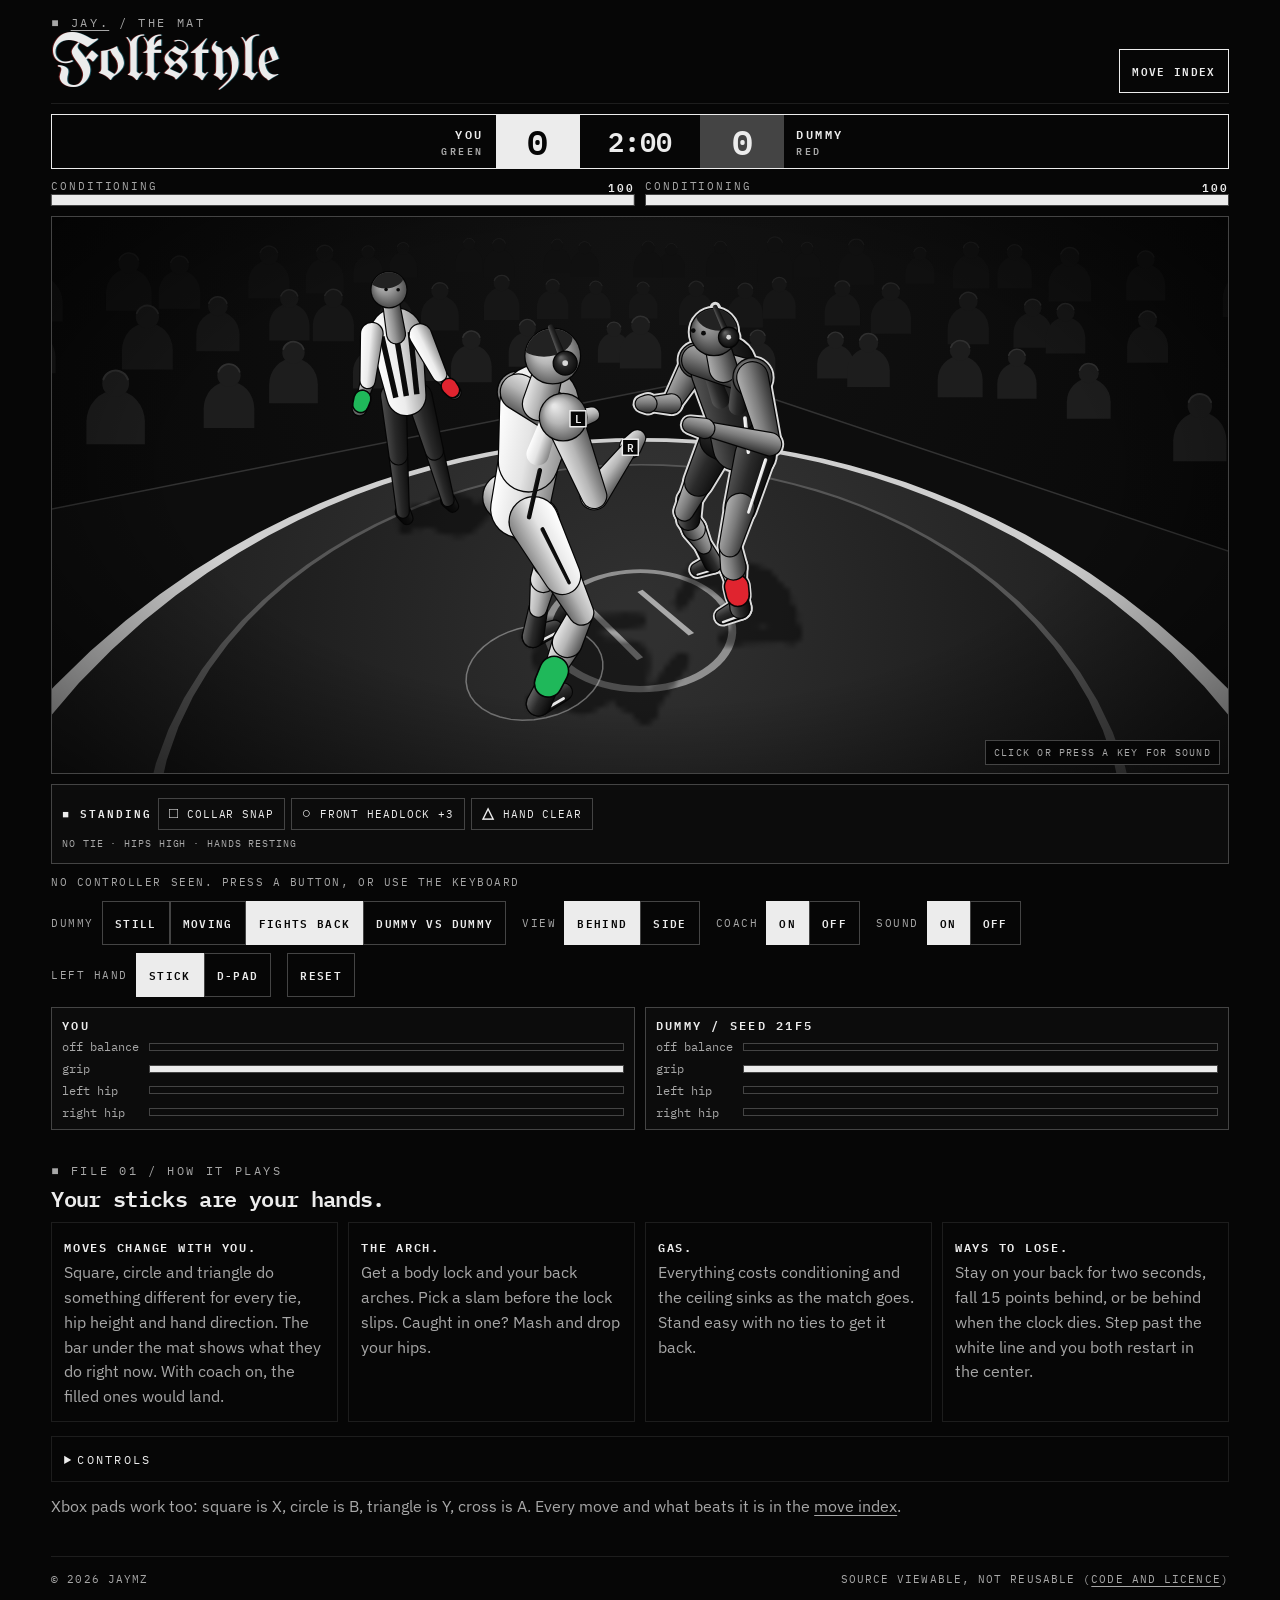
<file: index.html>
<!doctype html>
<!-- folkstyle · © 2026 Jaymz · https://ag0nyy-ops.github.io/wrestle/ · source viewable, not reusable (LICENSE) -->
<html lang="en">
<head>
  <meta charset="utf-8">
  <meta name="viewport" content="width=device-width,initial-scale=1">
  <title>Folkstyle — jay.</title>
  <meta name="description" content="A wrestling game in the browser. Your sticks are your hands, your triggers are your hips, your bumpers grab wrists.">
  <link rel="canonical" href="https://ag0nyy-ops.github.io/wrestle/">
  <meta property="og:type" content="website">
  <meta property="og:site_name" content="jay.">
  <meta property="og:title" content="Folkstyle">
  <meta property="og:description" content="A wrestling game in the browser. Your sticks are your hands, your triggers are your hips, your bumpers grab wrists.">
  <meta property="og:url" content="https://ag0nyy-ops.github.io/wrestle/">
  <meta property="og:image" content="https://ag0nyy-ops.github.io/wrestle/assets/og-image.jpg">
  <meta property="og:image:width" content="1200">
  <meta property="og:image:height" content="630">
  <meta property="og:image:alt" content="One wrestler throws the other with a souplesse in Folkstyle, under two conditioning meters">
  <meta name="twitter:card" content="summary_large_image">
  <meta name="theme-color" content="#060606">
  <link rel="icon" href="assets/favicon.svg" type="image/svg+xml">
  <link rel="preload" href="assets/fonts/ibm-plex-mono-400-latin.woff2" as="font" type="font/woff2" crossorigin>
  <link rel="preload" href="assets/fonts/unifrakturmaguntia-400-latin.woff2" as="font" type="font/woff2" crossorigin>
  <link rel="stylesheet" href="css/style.css">
</head>
<body>
<a class="skip" href="#mat">Skip to the mat</a>
<div class="wrap">
  <header class="top">
    <div>
      <p class="label"><a href="/">jay.</a> / the mat</p>
      <h1>Folkstyle</h1>
    </div>
    <nav aria-label="Pages"><a class="btn" href="moves.html" target="_blank" rel="noopener">Move index</a></nav>
  </header>

  <div id="board" aria-label="Scoreboard">
    <span class="side l"><b id="sw0">you</b><small>green</small></span><strong id="sc0">0</strong><div id="clock" role="timer">2:00</div><strong id="sc1">0</strong><span class="side"><b id="sw1">dummy</b><small>red</small></span>
  </div>
  <div class="tanks" aria-label="Conditioning">
    <div class="tank"><span>conditioning <b id="cn0">100</b></span><div class="gauge"><i id="c0"></i><u id="cap0"></u></div></div>
    <div class="tank"><span>conditioning <b id="cn1">100</b></span><div class="gauge"><i id="c1"></i><u id="cap1"></u></div></div>
  </div>

  <main class="stage" id="mat" tabindex="-1">
    <canvas id="c" role="img" aria-label="Two wrestlers and a referee on a mat"></canvas>
    <div class="atmosphere" aria-hidden="true"></div>
    <div id="msg" role="status" hidden></div>
    <div id="call" aria-hidden="true" hidden><b></b><span></span></div>
    <p id="hear" hidden>click or press a key for sound</p>
  </main>
  <div id="moves" aria-label="What your buttons do right now"></div>
  <p id="pad" role="status">no controller seen. press a button, or use the keyboard</p>

  <div class="row">
    <div class="seg" id="mode"><em>Dummy</em><button id="m-still" data-v="still">Still</button><button id="m-move" data-v="move">Moving</button><button id="m-fight" data-v="fight">Fights back</button><button id="m-watch" data-v="watch">Dummy vs dummy</button></div>
    <div class="seg" id="cam"><em>View</em><button id="v-behind" data-v="behind">Behind</button><button id="v-side" data-v="side">Side</button></div>
    <div class="seg" id="coach"><em>Coach</em><button id="a-on" data-v="on">On</button><button id="a-off" data-v="off">Off</button></div>
    <div class="seg" id="sound"><em>Sound</em><button id="s-on" data-v="on">On</button><button id="s-off" data-v="off">Off</button></div>
    <div class="seg" id="lh"><em>Left hand</em><button id="h-stick" data-v="stick">Stick</button><button id="h-dpad" data-v="dpad">D-pad</button></div>
    <button id="reset">Reset</button>
  </div>

  <div class="read">
    <div class="card"><b id="n0">you</b><span>off balance</span><div class="bar"><i id="b0"></i></div><span>grip</span><div class="bar"><i id="s0"></i></div><span>left hip</span><div class="bar"><i id="l0"></i></div><span>right hip</span><div class="bar"><i id="r0"></i></div></div>
    <div class="card"><b id="n1">dummy</b><span>off balance</span><div class="bar"><i id="b1"></i></div><span>grip</span><div class="bar"><i id="s1"></i></div><span>left hip</span><div class="bar"><i id="l1"></i></div><span>right hip</span><div class="bar"><i id="r1"></i></div></div>
  </div>

  <section aria-labelledby="how">
    <p class="label">file 01 / how it plays</p>
    <h2 id="how">Your sticks are your hands.</h2>
    <ul class="rules">
      <li><b>Moves change with you.</b> Square, circle and triangle do something different for every tie, hip height and hand direction. The bar under the mat shows what they do right now. With coach on, the filled ones would land.</li>
      <li><b>The arch.</b> Get a body lock and your back arches. Pick a slam before the lock slips. Caught in one? Mash and drop your hips.</li>
      <li><b>Gas.</b> Everything costs conditioning and the ceiling sinks as the match goes. Stand easy with no ties to get it back.</li>
      <li><b>Ways to lose.</b> Stay on your back for two seconds, fall 15 points behind, or be behind when the clock dies. Step past the white line and you both restart in the center.</li>
    </ul>
    <details id="help"><summary>Controls</summary><div class="tw"><table>
      <tr><th>Action</th><th>Controller</th><th>Keyboard</th></tr>
      <tr><td>Left hand</td><td>Left stick or D-pad</td><td>W A S D</td></tr>
      <tr><td>Right hand</td><td>Right stick</td><td>I J K L</td></tr>
      <tr><td>Drop left / right hip</td><td>L2 / R2</td><td>Q / O (add Shift for all the way)</td></tr>
      <tr><td>Grab a wrist (hold)</td><td>L1 / R1</td><td>E / U</td></tr>
      <tr><td>Moves</td><td>Square / circle / triangle</td><td>1 / 2 / 3</td></tr>
      <tr><td>Get up, break a lock</td><td>Mash cross</td><td>Mash Space</td></tr>
      <tr><td>Walk in or back</td><td>Both hands fully up or down</td><td>W + I or S + K</td></tr>
      <tr><td>Circle</td><td>Both hands fully left or right</td><td>A + J or D + L</td></tr>
      <tr><td>Shoot</td><td>Hips low, throw both hands forward</td><td>Q + O, then W + I</td></tr>
      <tr><td>Sprawl</td><td>Pull both hands down as they come in</td><td>S + K</td></tr>
      <tr><td>Slip (bad)</td><td>Both triggers all the way</td><td>Shift + Q + O</td></tr>
      <tr><td>Reset, or join as player two</td><td>Options</td><td></td></tr>
    </table></div></details>
    <p class="fine">Xbox pads work too: square is X, circle is B, triangle is Y, cross is A. Every move and what beats it is in the <a href="moves.html" target="_blank" rel="noopener">move index</a>.</p>
  </section>

  <footer><span>© 2026 Jaymz</span><span>source viewable, not reusable (<a href="https://github.com/ag0nyy-ops/wrestle">code and licence</a>)</span></footer>
</div>
<script src="js/core.js"></script>
<script src="js/moves.js"></script>
<script src="js/audio.js"></script>
<script src="js/render.js"></script>
<script src="js/game.js"></script>
</body>
</html>
</file>
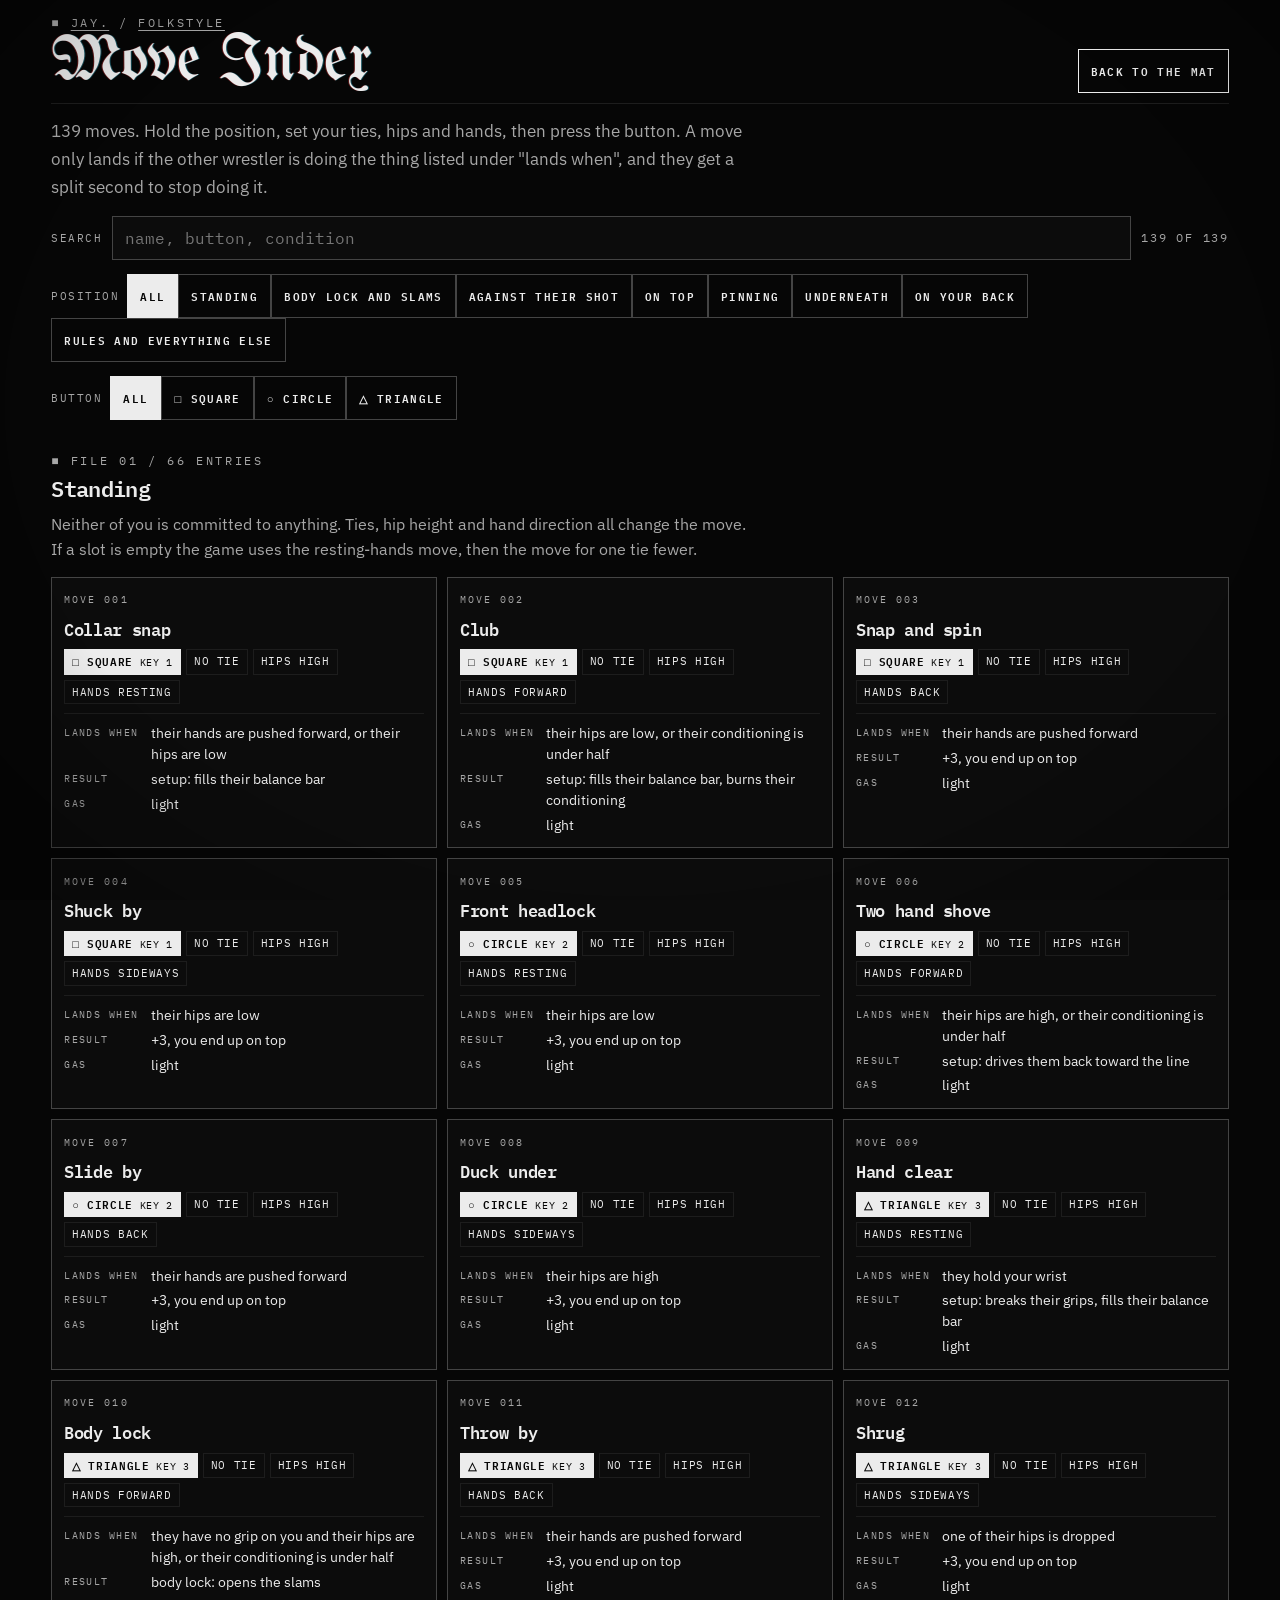
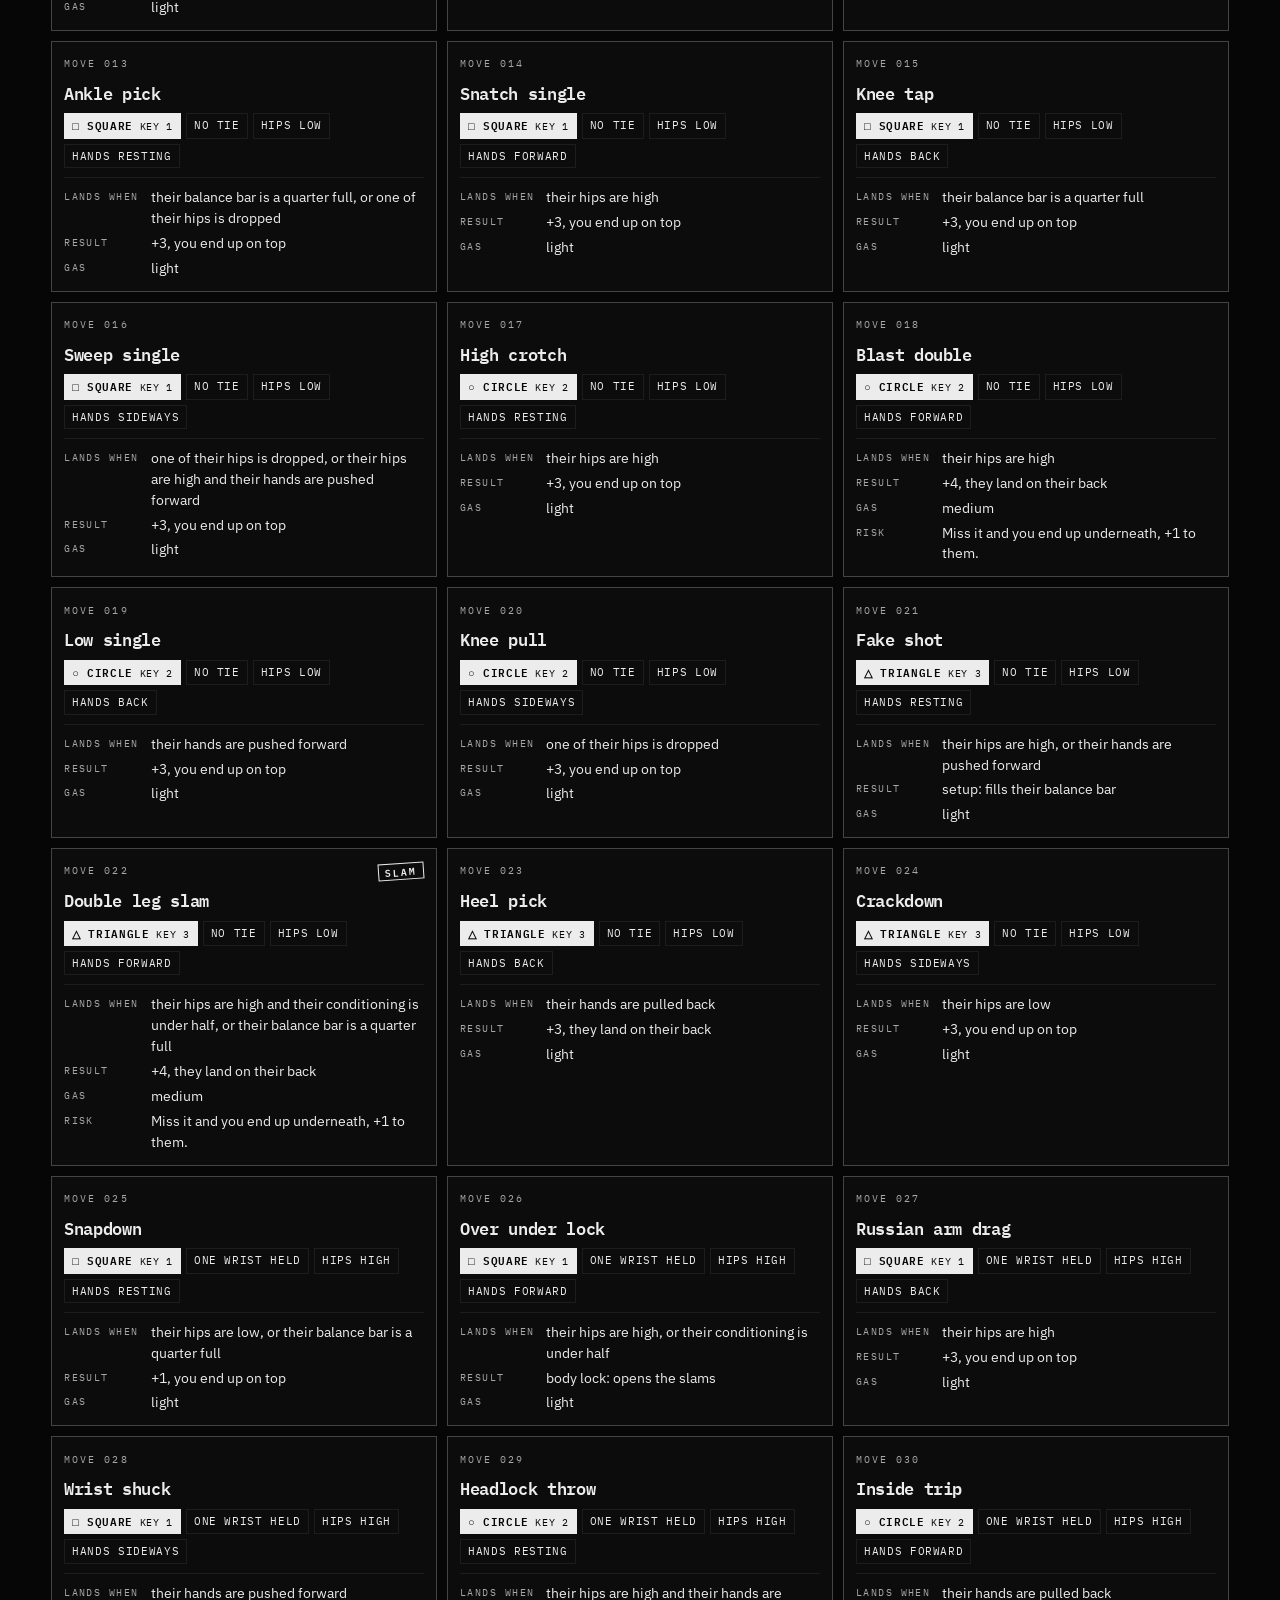
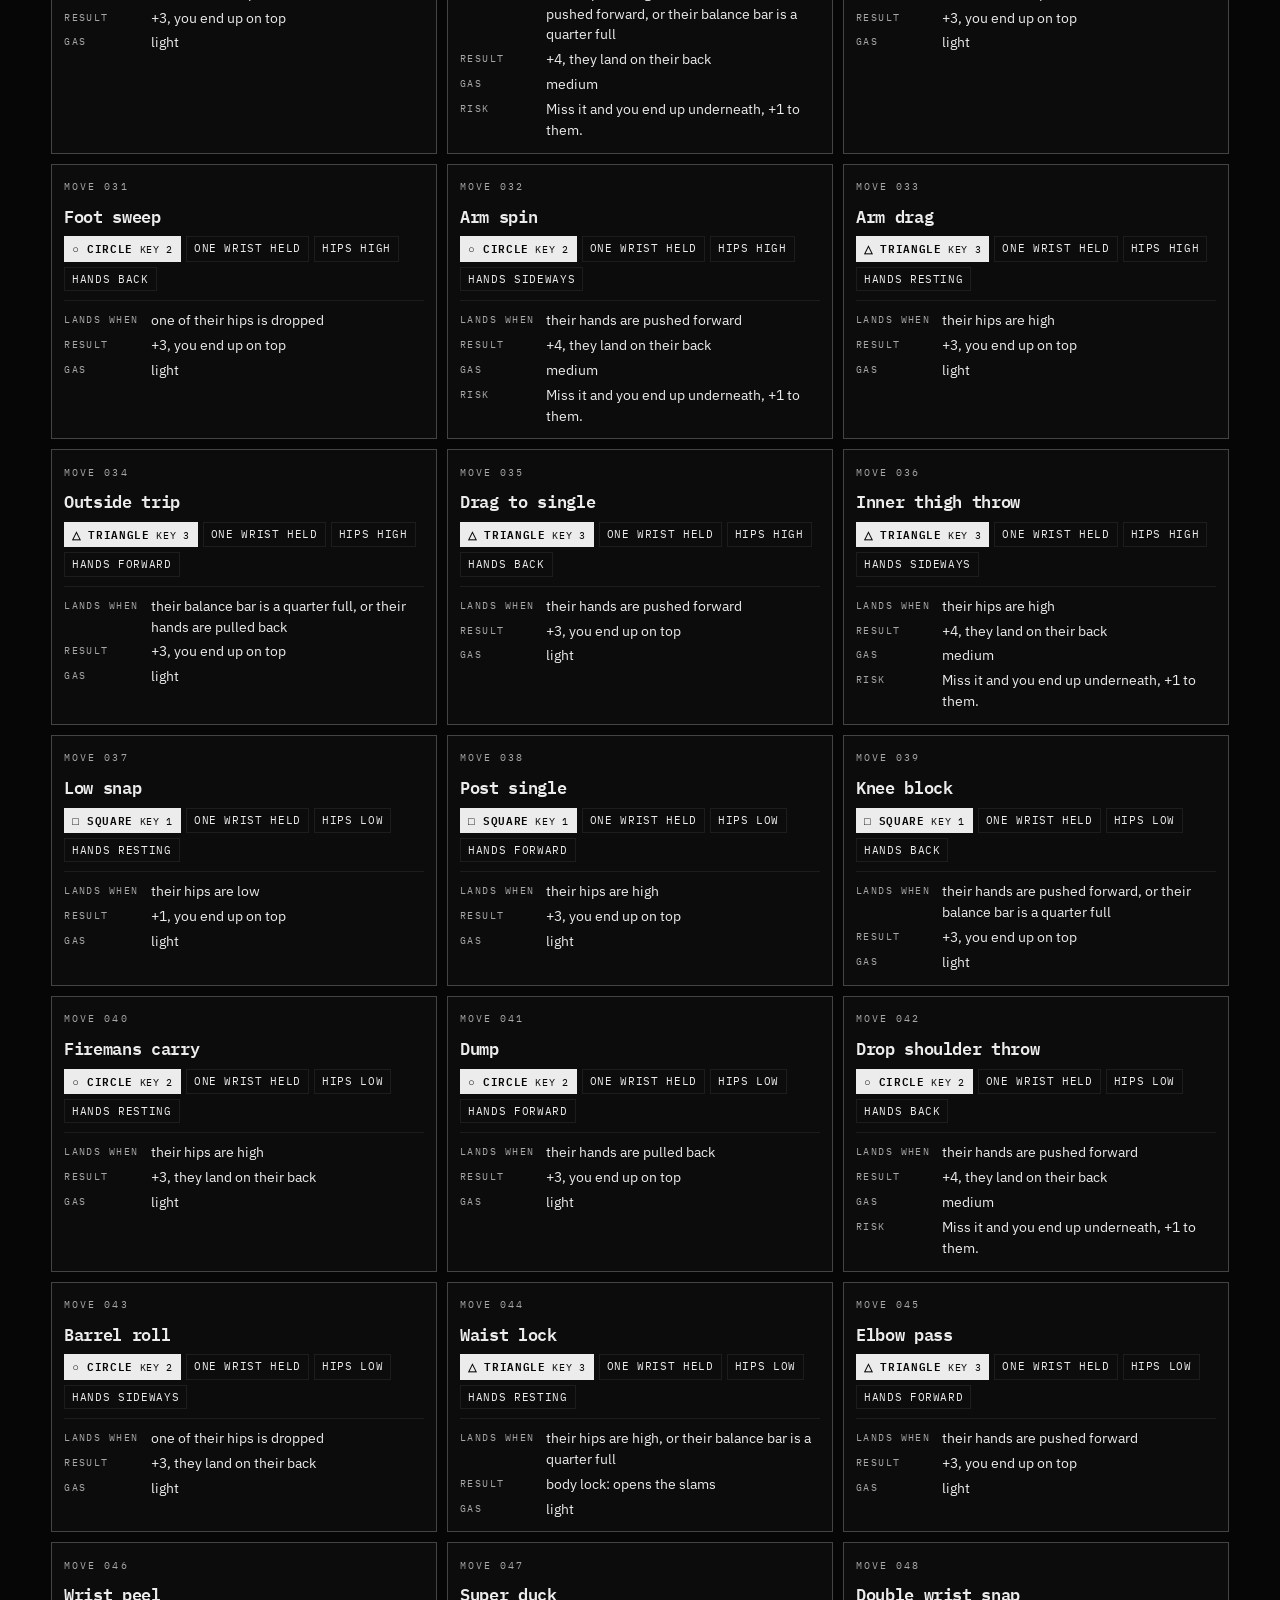
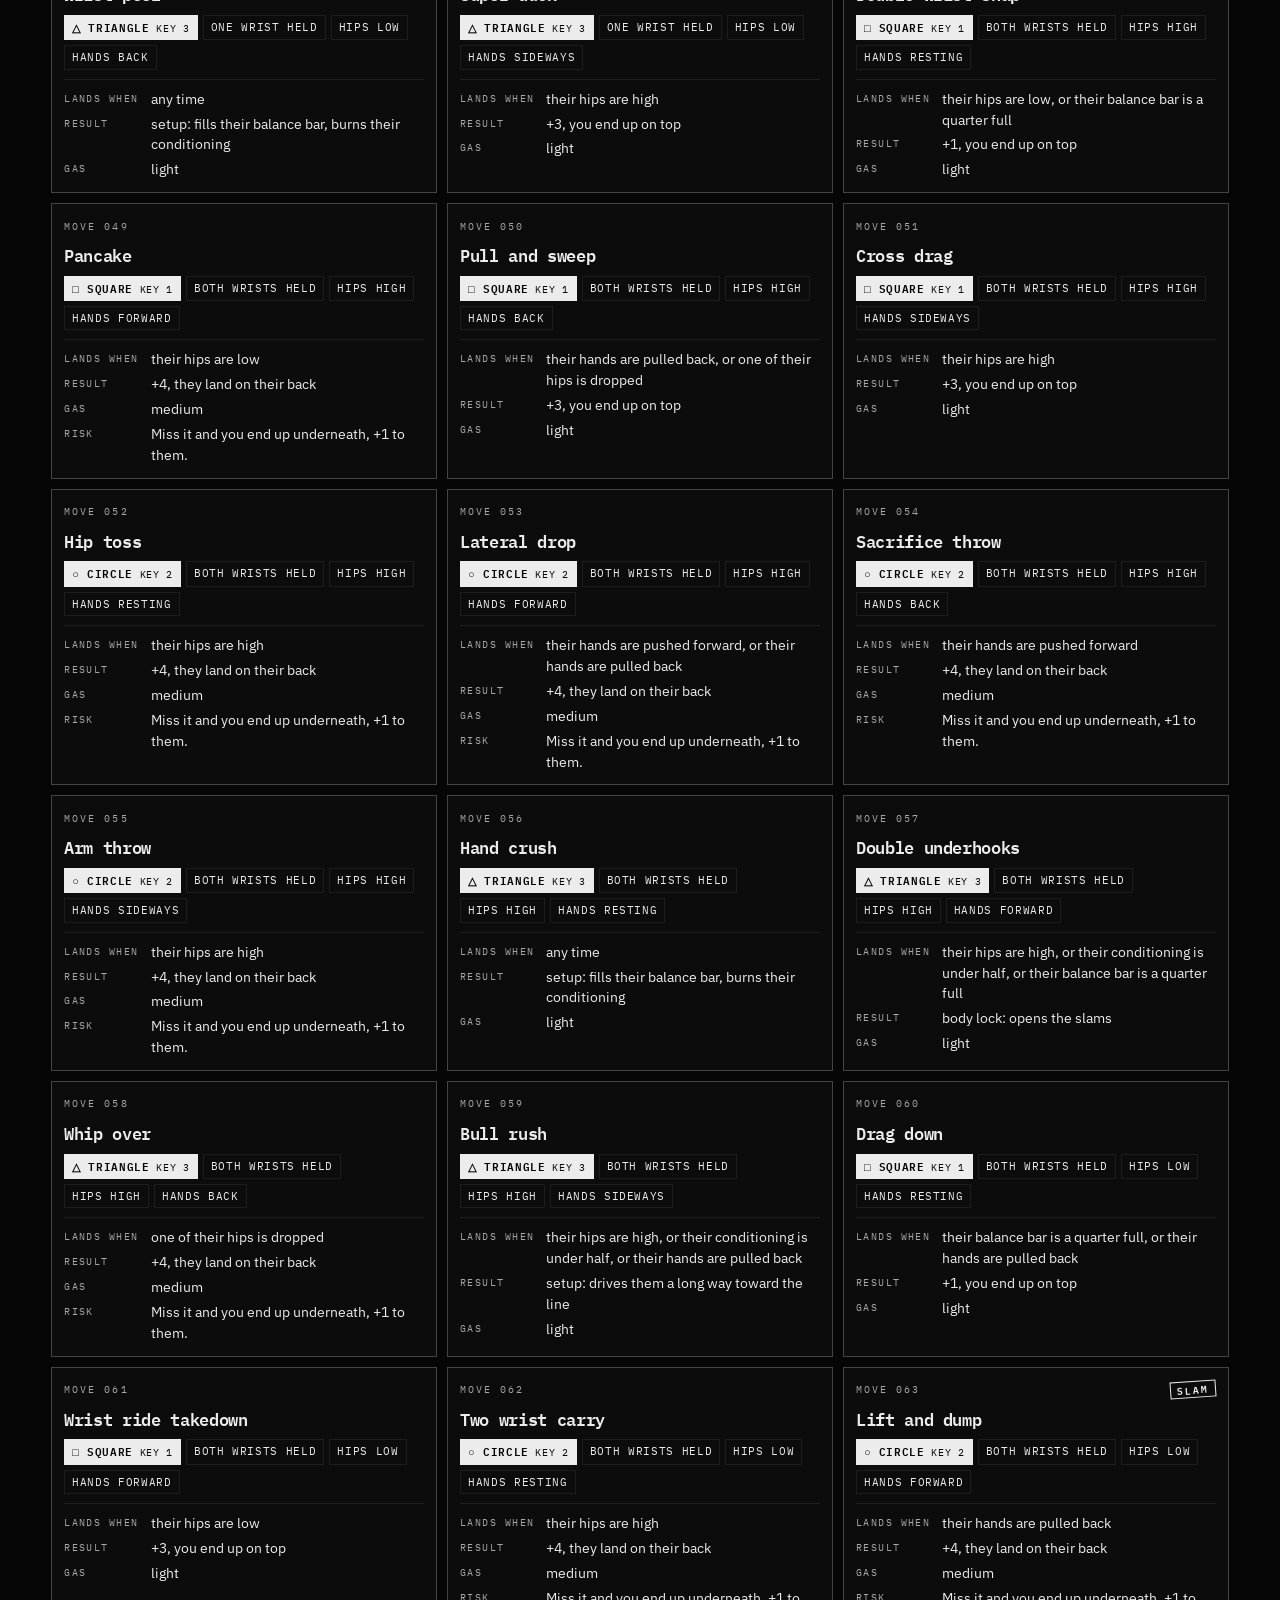
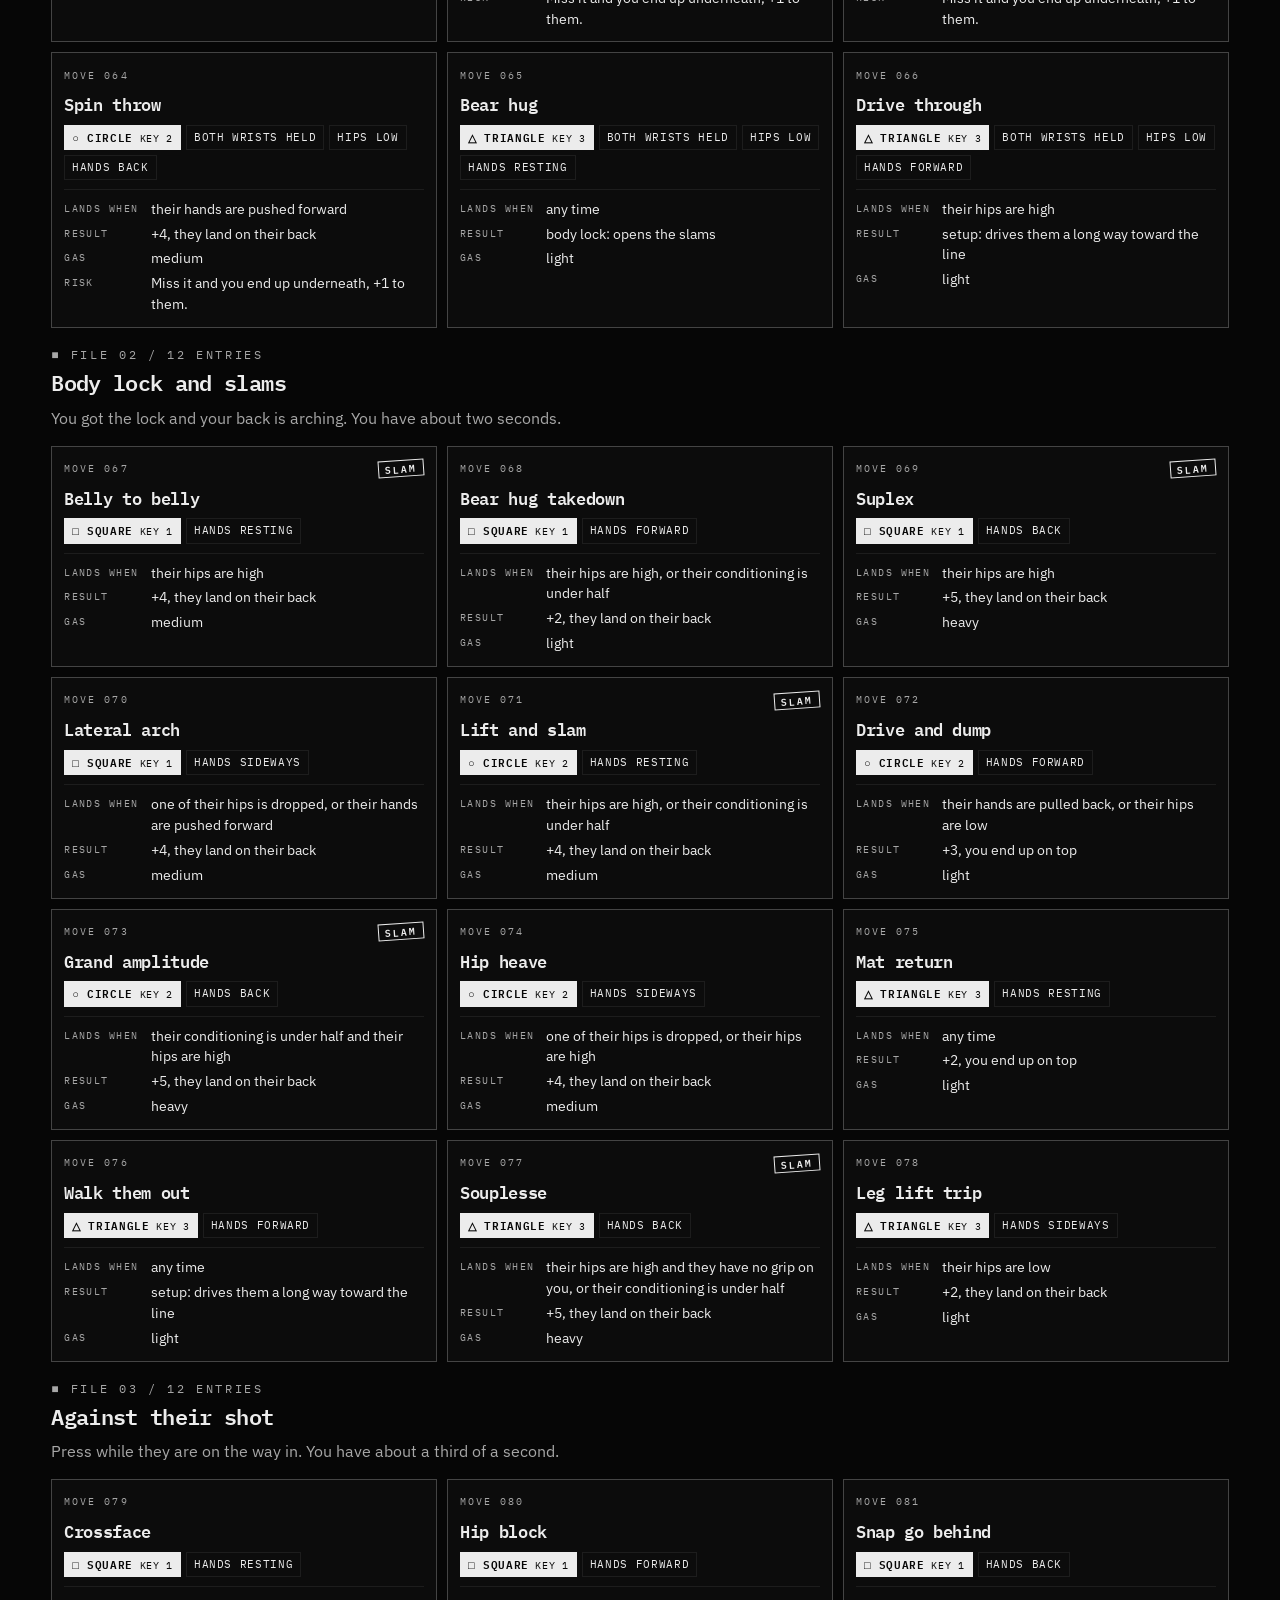
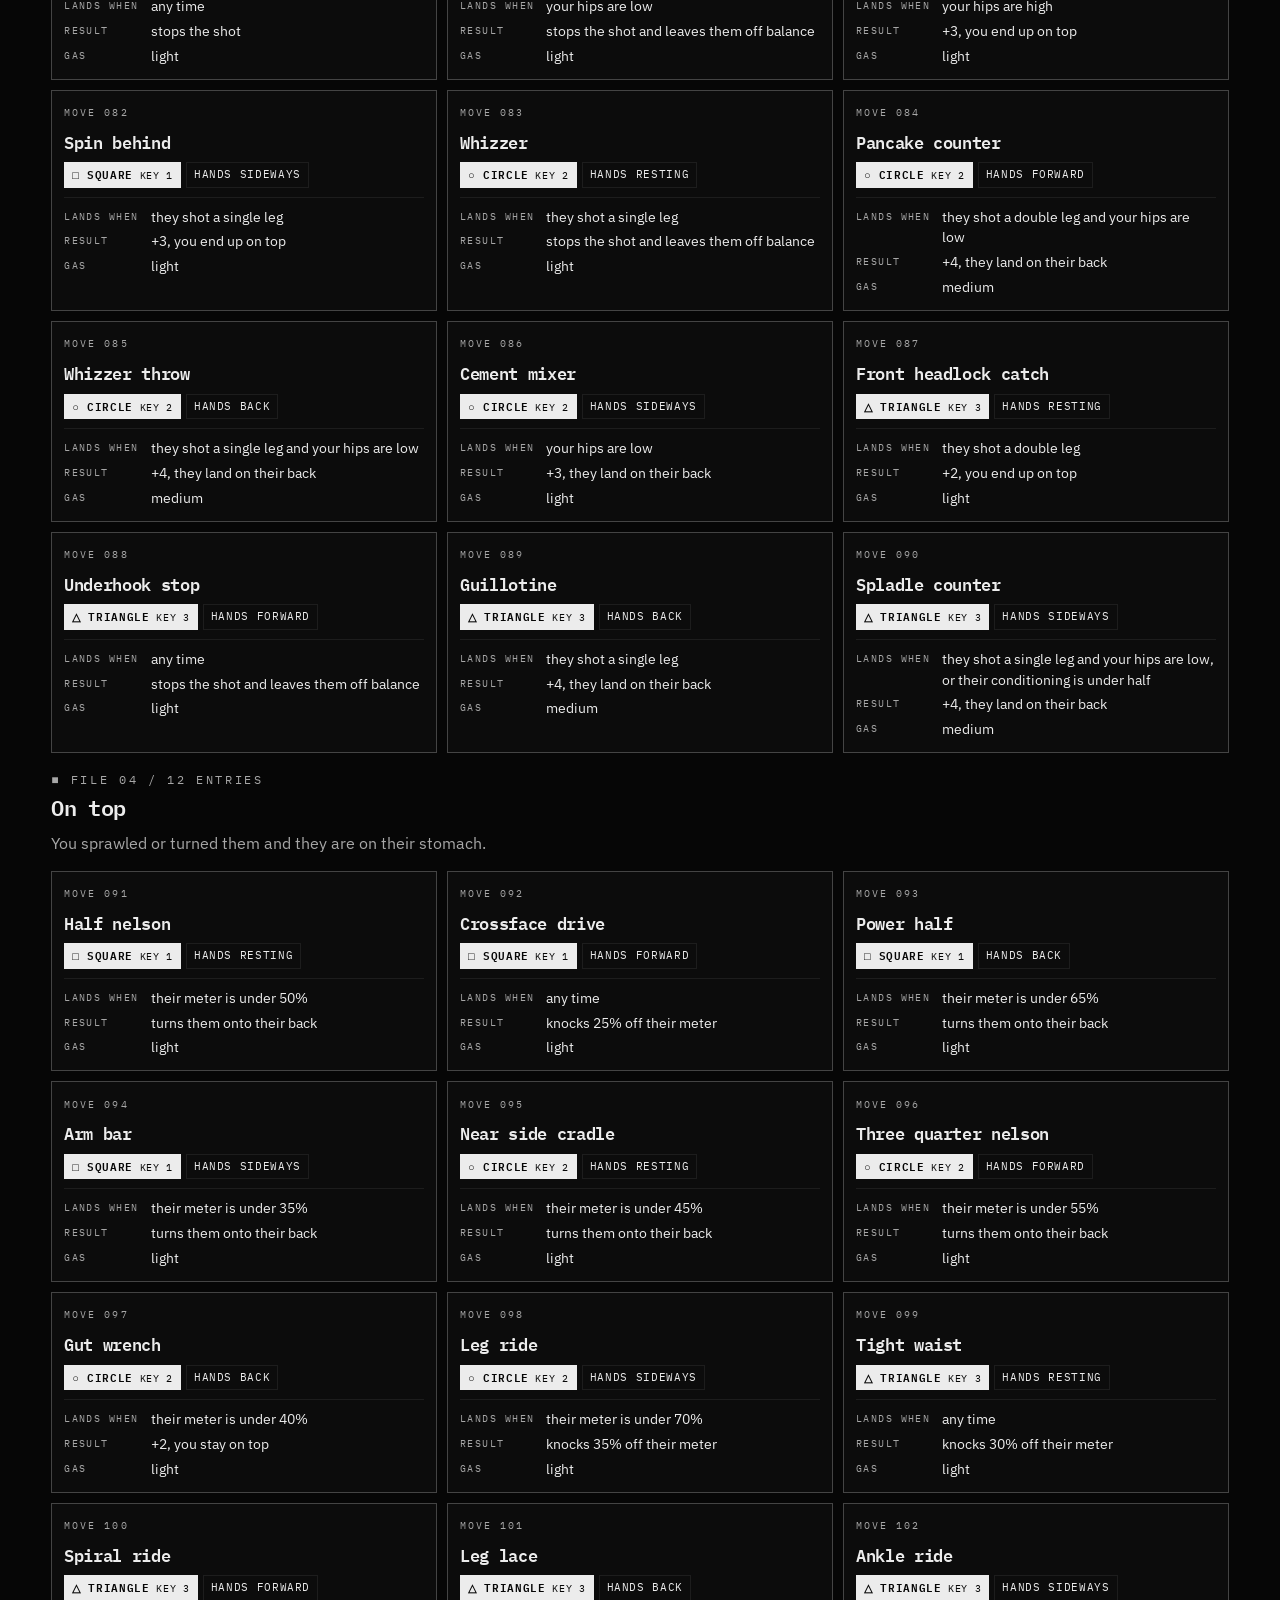
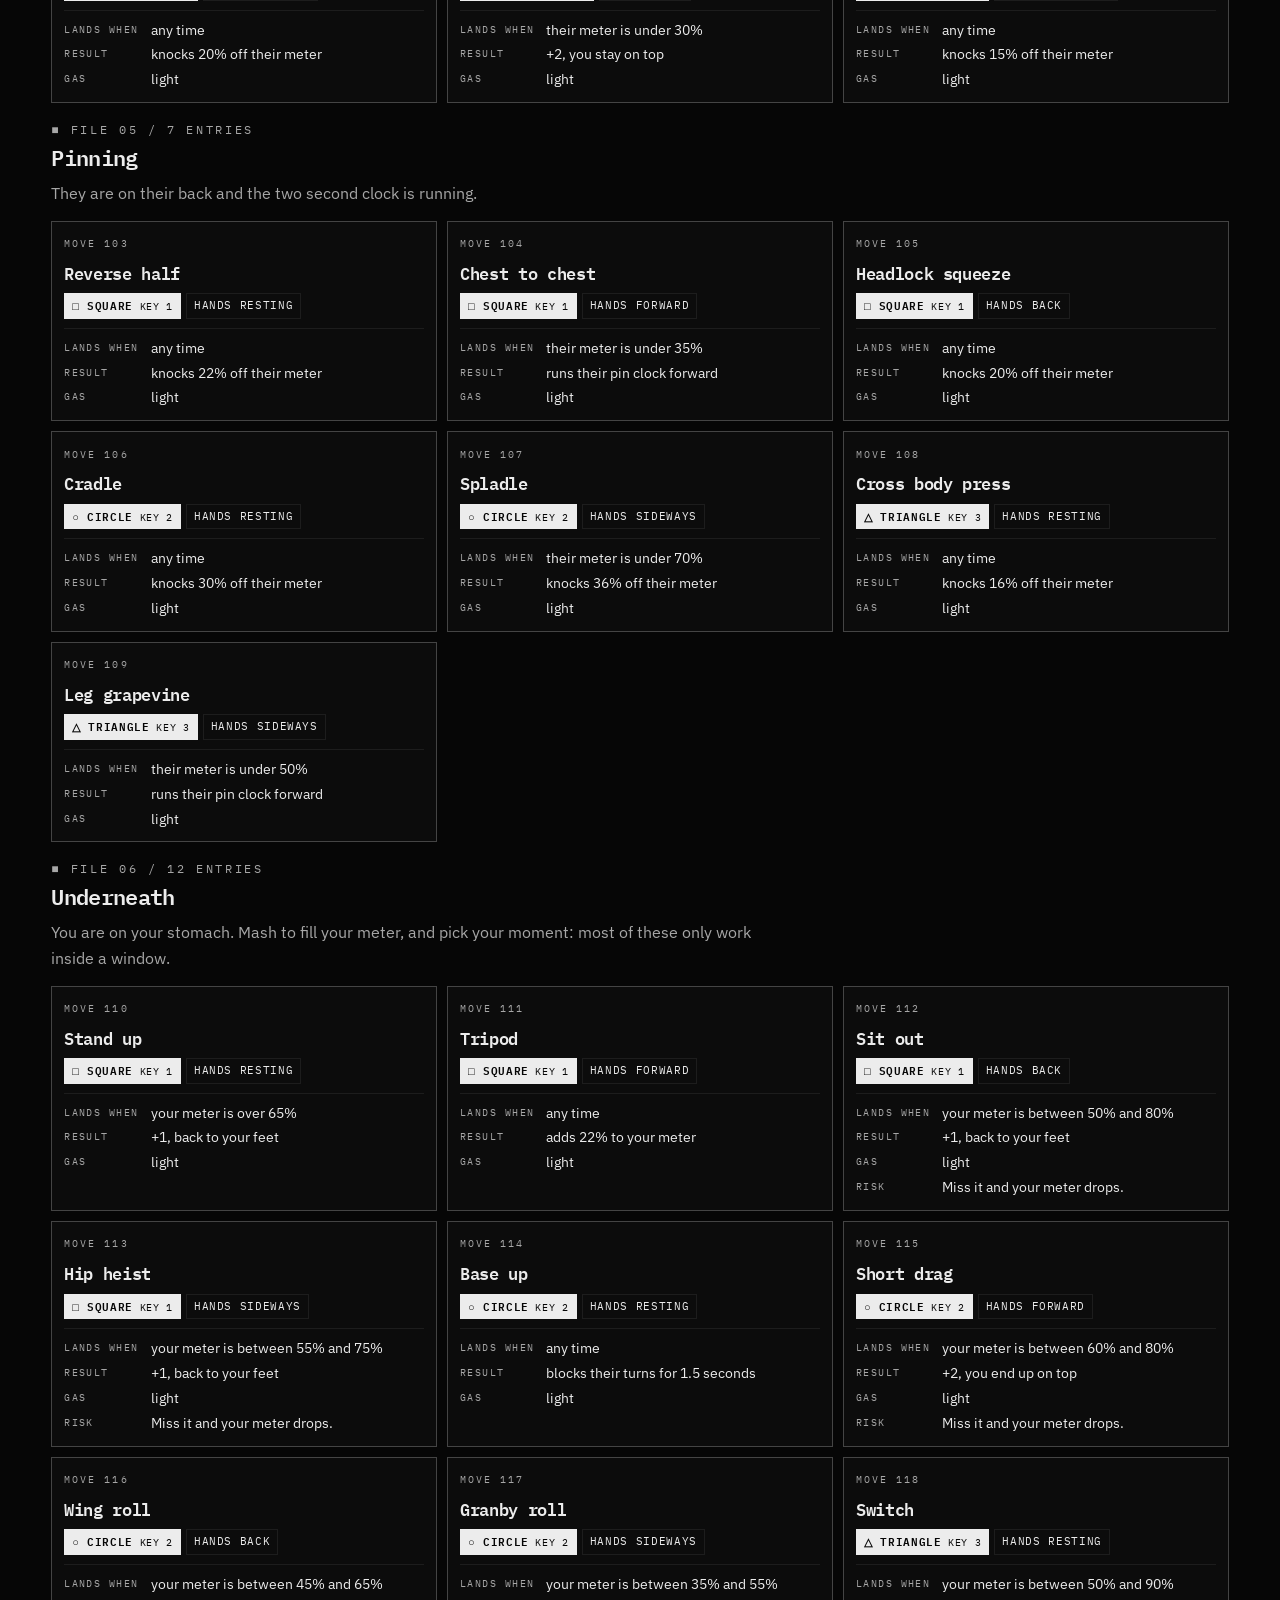
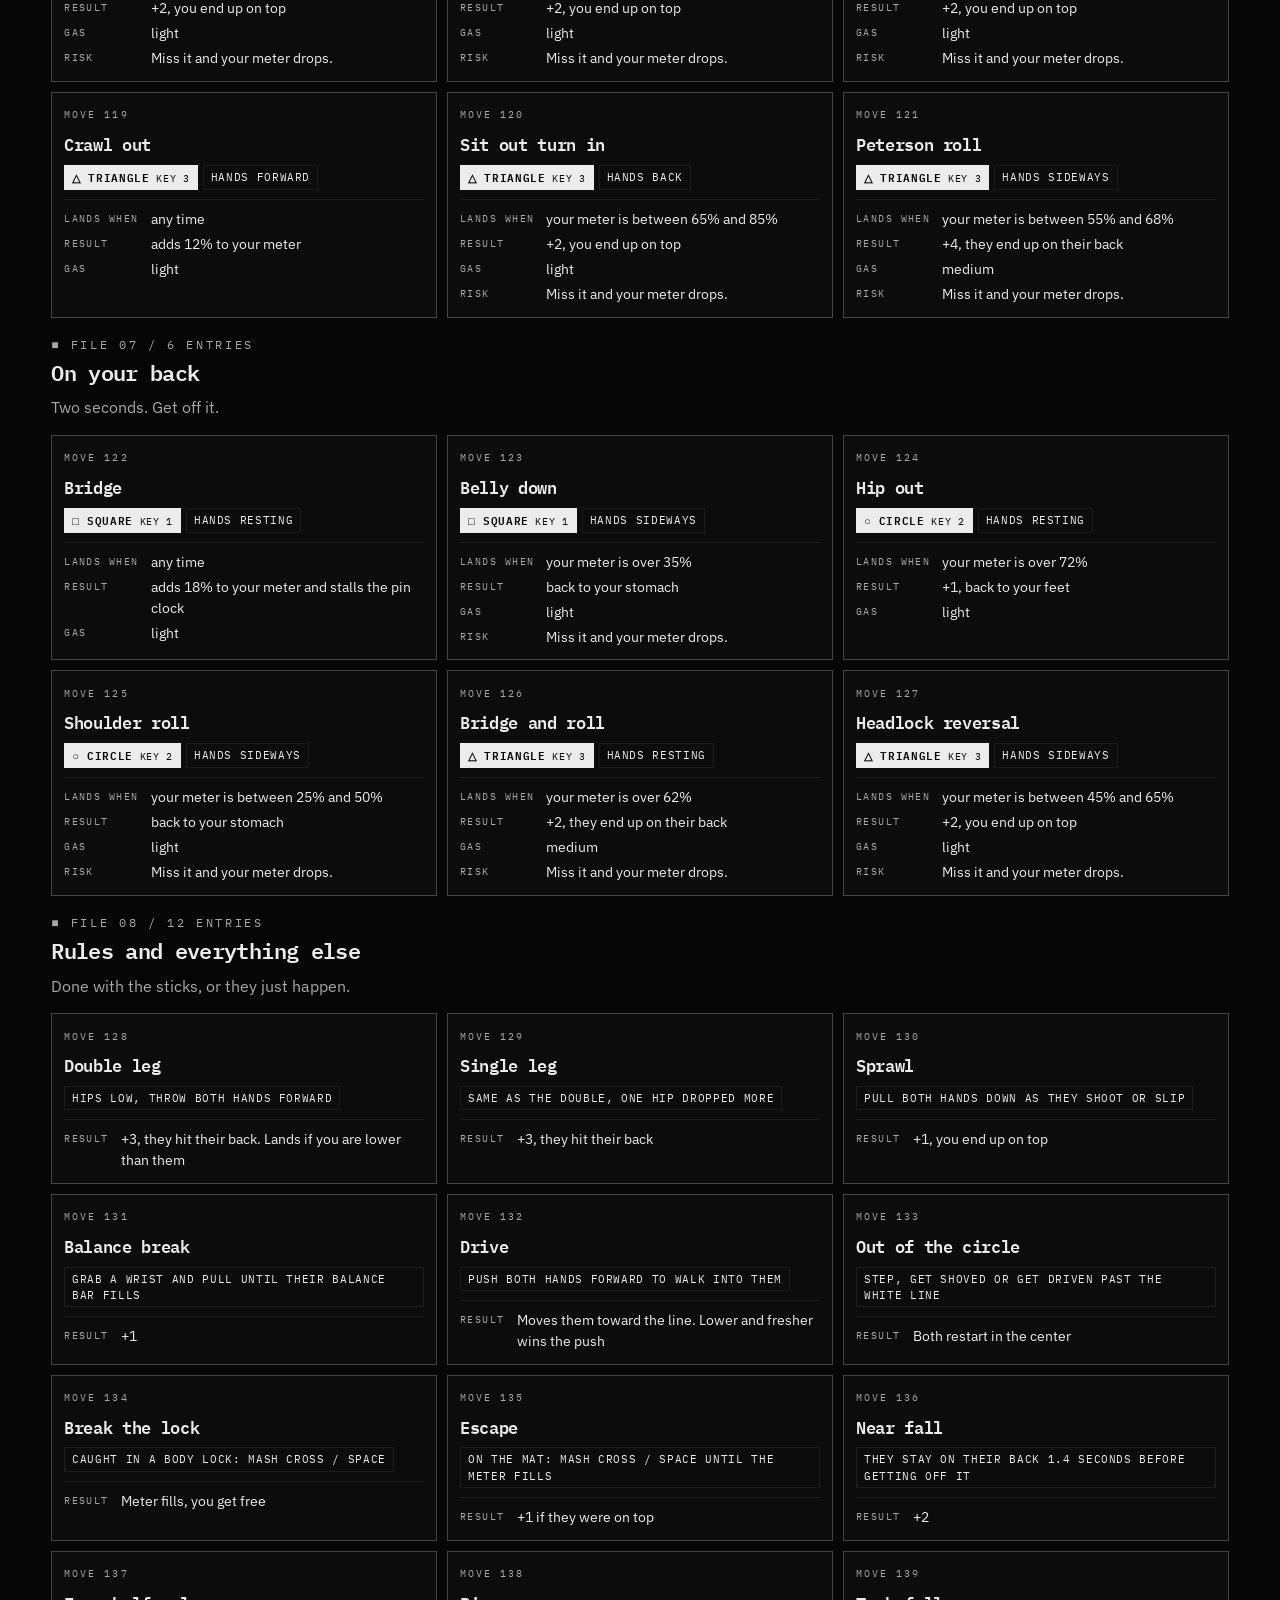
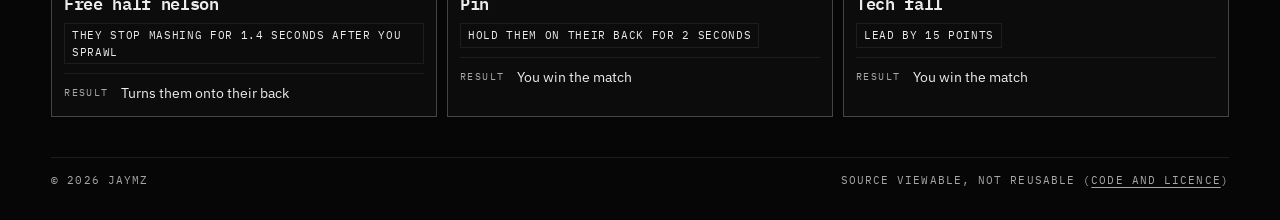
<file: moves.html>
<!doctype html>
<!-- folkstyle: move index · © 2026 Jaymz · https://ag0nyy-ops.github.io/wrestle/moves.html · source viewable, not reusable (LICENSE) -->
<html lang="en">
<head>
  <meta charset="utf-8">
  <meta name="viewport" content="width=device-width,initial-scale=1">
  <title>Move Index — Folkstyle</title>
  <meta name="description" content="Every move in Folkstyle: how to do it, when it lands and what it scores.">
  <link rel="canonical" href="https://ag0nyy-ops.github.io/wrestle/moves.html">
  <meta property="og:type" content="website">
  <meta property="og:site_name" content="jay.">
  <meta property="og:title" content="Move Index — Folkstyle">
  <meta property="og:description" content="Every move in Folkstyle: how to do it, when it lands and what it scores.">
  <meta property="og:url" content="https://ag0nyy-ops.github.io/wrestle/moves.html">
  <meta property="og:image" content="https://ag0nyy-ops.github.io/wrestle/assets/og-image.jpg">
  <meta property="og:image:width" content="1200">
  <meta property="og:image:height" content="630">
  <meta property="og:image:alt" content="One wrestler throws the other with a souplesse in Folkstyle, under two conditioning meters">
  <meta name="twitter:card" content="summary_large_image">
  <meta name="theme-color" content="#060606">
  <link rel="icon" href="assets/favicon.svg" type="image/svg+xml">
  <link rel="preload" href="assets/fonts/ibm-plex-mono-400-latin.woff2" as="font" type="font/woff2" crossorigin>
  <link rel="stylesheet" href="css/style.css">
</head>
<body class="index">
<a class="skip" href="#list">Skip to the moves</a>
<div class="atmosphere fixed" aria-hidden="true"></div>
<div class="wrap">
  <header class="top">
    <div>
      <p class="label"><a href="/">jay.</a> / <a href="./">folkstyle</a></p>
      <h1>Move Index</h1>
    </div>
    <nav aria-label="Pages"><a class="btn" href="./">Back to the mat</a></nav>
  </header>

  <p class="lede"><span id="total"></span> moves. Hold the position, set your ties, hips and hands, then press the button. A move only lands if the other wrestler is doing the thing listed under "lands when", and they get a split second to stop doing it.</p>

  <div class="find">
    <label for="q">Search</label>
    <input id="q" type="search" placeholder="name, button, condition" autocomplete="off" spellcheck="false">
    <p id="count" role="status"></p>
  </div>
  <div class="row"><div class="seg" id="where"></div></div>
  <div class="row"><div class="seg" id="btns"></div></div>

  <main id="list" tabindex="-1"></main>
  <noscript><p>The index is built by a script. Turn JavaScript on to see it.</p></noscript>

  <footer><span>© 2026 Jaymz</span><span>source viewable, not reusable (<a href="https://github.com/ag0nyy-ops/wrestle">code and licence</a>)</span></footer>
</div>
<script src="js/moves.js"></script>
<script src="js/index.js"></script>
</body>
</html>
</file>
<file: css/style.css>
/* folkstyle · © 2026 Jaymz · https://ag0nyy-ops.github.io/wrestle/ · source viewable, not reusable (LICENSE)
   Black and white, like the rest of the dossier. The two ankle bands are the only colour. */
@font-face { font-family: "IBM Plex Mono"; font-weight: 400; font-display: swap; src: url("../assets/fonts/ibm-plex-mono-400-latin.woff2") format("woff2"); }
@font-face { font-family: "IBM Plex Mono"; font-weight: 600; font-display: swap; src: url("../assets/fonts/ibm-plex-mono-600-latin.woff2") format("woff2"); }
@font-face { font-family: "IBM Plex Sans"; font-weight: 400; font-display: swap; src: url("../assets/fonts/ibm-plex-sans-latin.woff2") format("woff2"); }
@font-face { font-family: "UnifrakturMaguntia"; font-weight: 400; font-display: swap; src: url("../assets/fonts/unifrakturmaguntia-400-latin.woff2") format("woff2"); }

:root {
  --bg: #060606; --fg: #ececec;
  --bg-2: color-mix(in oklab, var(--fg) 4%, var(--bg));
  --muted: color-mix(in oklab, var(--fg) 74%, var(--bg));
  --line: color-mix(in oklab, var(--fg) 13%, var(--bg));
  --strong: color-mix(in oklab, var(--fg) 32%, var(--bg));
  --goth: "UnifrakturMaguntia", "Old English Text MT", serif;
  --mono: "IBM Plex Mono", ui-monospace, SFMono-Regular, Menlo, monospace;
  --sans: "IBM Plex Sans", system-ui, -apple-system, "Segoe UI", sans-serif;
  color-scheme: dark;
}
*, *::before, *::after { box-sizing: border-box; }
html { background: var(--bg); color: var(--fg); -webkit-text-size-adjust: 100%; }
body { margin: 0; font: 400 .78rem/1.5 var(--mono); -webkit-font-smoothing: antialiased; }
[hidden] { display: none !important; }
h1, h2, h3, p, ul, ol, dl, dd { margin: 0; padding: 0; }
ul, ol { list-style: none; }
a { color: inherit; text-underline-offset: 3px; }
::selection { background: var(--fg); color: var(--bg); }
:focus-visible { outline: 2px solid var(--fg); outline-offset: 3px; }
.skip { position: absolute; left: 8px; top: -60px; z-index: 10; background: var(--fg); color: var(--bg); padding: 12px; }
.skip:focus { top: 8px; }
.wrap { max-width: 1320px; margin: 0 auto; padding: 14px clamp(16px, 4vw, 56px) 32px; display: flex; flex-direction: column; gap: 10px; }

.label { font-size: .75rem; letter-spacing: .22em; text-transform: uppercase; color: var(--muted); }
.label::before { content: "■ "; }
h1 { font: 400 clamp(2.6rem, 7vw, 4rem)/.95 var(--goth); text-shadow: -1px 0 rgba(255, 60, 60, .35), 1px 0 rgba(60, 220, 255, .35); }
h2 { font: 600 1.35rem/1.2 var(--mono); letter-spacing: -.03em; margin: 6px 0 10px; }
.top { display: flex; flex-wrap: wrap; align-items: flex-end; justify-content: space-between; gap: 8px; border-bottom: 1px solid var(--line); padding-bottom: 10px; }
button, .btn { font: 600 .7rem/1 var(--mono); letter-spacing: .12em; text-transform: uppercase; background: var(--bg); color: var(--fg); border: 1px solid var(--strong); border-radius: 0; min-height: 44px; padding: 0 12px; cursor: pointer; }
.btn { display: inline-flex; align-items: center; text-decoration: none; border-color: var(--fg); }
button:hover { border-color: var(--fg); }
.btn:hover, button[aria-pressed="true"] { background: var(--fg); color: var(--bg); border-color: var(--fg); }

/* scoreboard and gas */
#board { display: grid; grid-template-columns: minmax(0, 1fr) auto auto auto minmax(0, 1fr); border: 1px solid var(--fg); font-weight: 600; font-variant-numeric: tabular-nums; }
#board span { align-self: center; padding: 0 12px; letter-spacing: .2em; text-transform: uppercase; overflow: hidden; white-space: nowrap; }
#board .l { text-align: right; }
#board b { display: block; overflow: hidden; text-overflow: ellipsis; }
#board small { display: block; font-size: .6rem; color: var(--muted); }
#board strong { min-width: 2.4em; text-align: center; font-size: 2.2rem; line-height: 1.5; background: var(--fg); color: var(--bg); }
#board #sc1 { background: var(--strong); color: var(--fg); }
#clock { align-self: center; min-width: 4.4em; text-align: center; font-size: 1.7rem; }
.tanks { display: grid; grid-template-columns: repeat(2, minmax(0, 1fr)); gap: 10px; }
.tank span { display: flex; justify-content: space-between; gap: 8px; font-size: .66rem; letter-spacing: .18em; text-transform: uppercase; color: var(--muted); }
.tank b { color: var(--fg); }
.gauge { position: relative; height: 12px; border: 1px solid var(--strong); }
.gauge i { position: absolute; top: 0; bottom: 0; left: 0; width: 100%; background: var(--fg); }
/* the hatched end is conditioning you can't get back this match */
.gauge u { position: absolute; top: 0; bottom: 0; right: 0; width: 0; background: repeating-linear-gradient(135deg, var(--strong) 0 2px, transparent 2px 5px); }
.tank:first-child .gauge { transform: scaleX(-1); }

/* the mat */
.stage { position: relative; height: clamp(360px, 62vh, 780px); border: 1px solid var(--strong); overflow: hidden; }
canvas { position: absolute; inset: 0; width: 100%; height: 100%; display: block; }
.atmosphere { position: absolute; inset: 0; pointer-events: none; background: radial-gradient(ellipse at 50% 45%, transparent 55%, rgba(0, 0, 0, .65) 100%); }
.atmosphere::after { content: ""; position: absolute; inset: 0; background: url("../assets/grain.png") 0 0 / 128px 128px; opacity: .07; }
.atmosphere.fixed { position: fixed; z-index: 1; background: radial-gradient(ellipse at 50% 45%, transparent 70%, rgba(0, 0, 0, .3) 100%); }
.atmosphere.fixed::after { opacity: .045; }
#msg { position: absolute; left: 50%; top: 14px; transform: translateX(-50%) rotate(-2deg); border: 1.5px solid var(--fg); background: var(--bg); padding: .4rem .7rem; font-weight: 600; letter-spacing: .16em; text-transform: uppercase; width: max-content; max-width: 92%; text-align: center; }
#call { position: absolute; left: 16px; top: 52px; max-width: 46%; text-align: left; pointer-events: none; transform-origin: left top; animation: jdx-stamp .28s cubic-bezier(.2, 1.6, .4, 1) both; }
#call b { display: block; margin-bottom: 6px; font: 600 clamp(1.3rem, 3.1vw, 2.6rem)/1.1 var(--mono); letter-spacing: -.03em; text-transform: capitalize; text-shadow: 0 0 18px #000, 0 3px 0 #000, -2px 0 #000, 2px 0 #000; }
#call.title b { font: 400 clamp(1.7rem, 4.4vw, 3.8rem)/1 var(--goth); letter-spacing: normal; }
#call span { display: inline-block; background: var(--fg); color: var(--bg); padding: 3px 10px; font-weight: 600; letter-spacing: .2em; text-transform: uppercase; }
#call span:empty { display: none; }
@keyframes jdx-stamp { from { opacity: 0; transform: scale(1.7) rotate(-5deg); } to { opacity: 1; transform: scale(1) rotate(-2deg); } }
#hear { position: absolute; right: 8px; bottom: 8px; background: var(--bg); border: 1px solid var(--strong); color: var(--muted); padding: 4px 8px; font-size: .64rem; letter-spacing: .12em; text-transform: uppercase; }

/* what the buttons do right now */
#moves { display: flex; flex-wrap: wrap; align-items: center; gap: 6px; min-height: 80px; align-content: center; padding: 8px 10px; border: 1px solid var(--strong); background: var(--bg-2); letter-spacing: .08em; text-transform: uppercase; font-size: .7rem; }
#moves em { font-style: normal; font-weight: 600; letter-spacing: .18em; }
#moves em::before { content: "■ "; }
#moves small { flex: 1 1 100%; color: var(--muted); font-size: .64rem; order: 3; }
#moves span { border: 1px solid var(--strong); padding: 6px 10px; }
#moves span.open { background: var(--fg); color: var(--bg); border-color: var(--fg); font-weight: 600; }
#moves span b { font-size: .95rem; line-height: 1; }
#pad { letter-spacing: .14em; text-transform: uppercase; color: var(--muted); font-size: .68rem; }

.row { display: flex; flex-wrap: wrap; gap: 8px 16px; align-items: center; }
.seg { display: flex; align-items: center; flex-wrap: wrap; }
.seg em { font-style: normal; color: var(--muted); margin-right: 8px; letter-spacing: .14em; text-transform: uppercase; font-size: .68rem; }
.read { display: grid; grid-template-columns: repeat(2, minmax(0, 1fr)); gap: 10px; }
.card { background: var(--bg-2); border: 1px solid var(--strong); padding: 8px 10px; display: grid; grid-template-columns: auto minmax(0, 1fr); gap: 3px 10px; align-items: center; }
.card b { grid-column: 1 / -1; letter-spacing: .18em; text-transform: uppercase; }
.card span { color: var(--muted); }
.bar { height: 8px; border: 1px solid var(--strong); }
.bar i { display: block; height: 100%; width: 0; background: var(--fg); }

section { margin-top: 22px; }
.rules { display: grid; grid-template-columns: repeat(auto-fit, minmax(min(100%, 280px), 1fr)); gap: 10px; margin-bottom: 14px; }
.rules li { border: 1px solid var(--line); padding: 12px; font: 400 1rem/1.55 var(--sans); color: var(--muted); }
.rules b { display: block; color: var(--fg); font: 600 .78rem/2 var(--mono); letter-spacing: .14em; text-transform: uppercase; }
details { border: 1px solid var(--line); padding: 0 12px; }
summary { cursor: pointer; line-height: 44px; letter-spacing: .18em; text-transform: uppercase; }
.tw { overflow-x: auto; padding-bottom: 10px; }
table { border-collapse: collapse; width: 100%; }
td, th { text-align: left; padding: 5px 12px 5px 0; border-top: 1px solid var(--line); white-space: nowrap; }
th { color: var(--muted); font-weight: 400; }
.fine { margin-top: 12px; font: 400 1rem/1.6 var(--sans); color: var(--muted); }
footer { display: flex; flex-wrap: wrap; justify-content: space-between; gap: 8px; border-top: 1px solid var(--line); margin-top: 26px; padding-top: 14px; color: var(--muted); font-size: .68rem; letter-spacing: .1em; text-transform: uppercase; }

/* move index */
.index .wrap { gap: 14px; }
.lede { max-width: 70ch; font: 400 1.06rem/1.65 var(--sans); color: var(--muted); }
.find { display: flex; flex-wrap: wrap; align-items: center; gap: 10px; }
.find label { color: var(--muted); letter-spacing: .14em; text-transform: uppercase; font-size: .68rem; }
.find input { flex: 1 1 260px; min-width: 0; min-height: 44px; background: var(--bg-2); color: var(--fg); border: 1px solid var(--strong); border-radius: 0; padding: 0 12px; font: 400 1rem var(--mono); }
#count { color: var(--muted); letter-spacing: .14em; text-transform: uppercase; }
.moveset { margin-top: 18px; }
.moveset .blurb { font: 400 1rem/1.6 var(--sans); color: var(--muted); max-width: 70ch; margin-bottom: 14px; }
.grid { display: grid; grid-template-columns: repeat(auto-fill, minmax(min(100%, 290px), 1fr)); gap: 10px; }
.move { border: 1px solid var(--strong); background: var(--bg-2); padding: 12px; display: flex; flex-direction: column; gap: 9px; }
.move__head { display: flex; justify-content: space-between; align-items: center; min-height: 20px; }
.move__no { color: var(--muted); font-size: .64rem; letter-spacing: .2em; }
.stamp { border: 1.5px solid var(--fg); padding: 0 6px; font-size: .62rem; font-weight: 600; letter-spacing: .2em; text-transform: uppercase; transform: rotate(-4deg); }
.move h3 { font: 600 1.08rem/1.25 var(--mono); letter-spacing: -.02em; }
.chips { display: flex; flex-wrap: wrap; gap: 5px; }
.chip { border: 1px solid var(--line); padding: 3px 7px; font-size: .68rem; text-transform: uppercase; letter-spacing: .06em; }
.chip--btn { background: var(--fg); color: var(--bg); border-color: var(--fg); font-weight: 600; }
.chip small { font-size: .6rem; font-weight: 400; }
.move dl { display: grid; grid-template-columns: auto minmax(0, 1fr); gap: 4px 12px; border-top: 1px solid var(--line); padding-top: 9px; }
.move dt { color: var(--muted); font-size: .64rem; letter-spacing: .14em; text-transform: uppercase; padding-top: 2px; }
.move dd { font: 400 .9rem/1.45 var(--sans); }
.none { padding: 30px 0; color: var(--muted); }

@media (max-width: 600px) {
  #board span { padding: 0 5px; letter-spacing: .04em; font-size: .68rem; }
  #board small { letter-spacing: .04em; font-size: .55rem; }
  #board strong { font-size: 1.5rem; min-width: 1.7em; }
  #clock { font-size: 1.15rem; min-width: 3.4em; }
  .read { grid-template-columns: 1fr; }
  .stage { height: 58vh; }
  #moves { min-height: 120px; }
  .tank span { letter-spacing: .06em; font-size: .6rem; }
}
@media (prefers-reduced-motion: reduce) { #call { animation: none; transform: rotate(-2deg); } }
@media (prefers-contrast: more) { :root { --muted: var(--fg); --strong: var(--fg); --line: #666; } .atmosphere { display: none; } }
</file>
